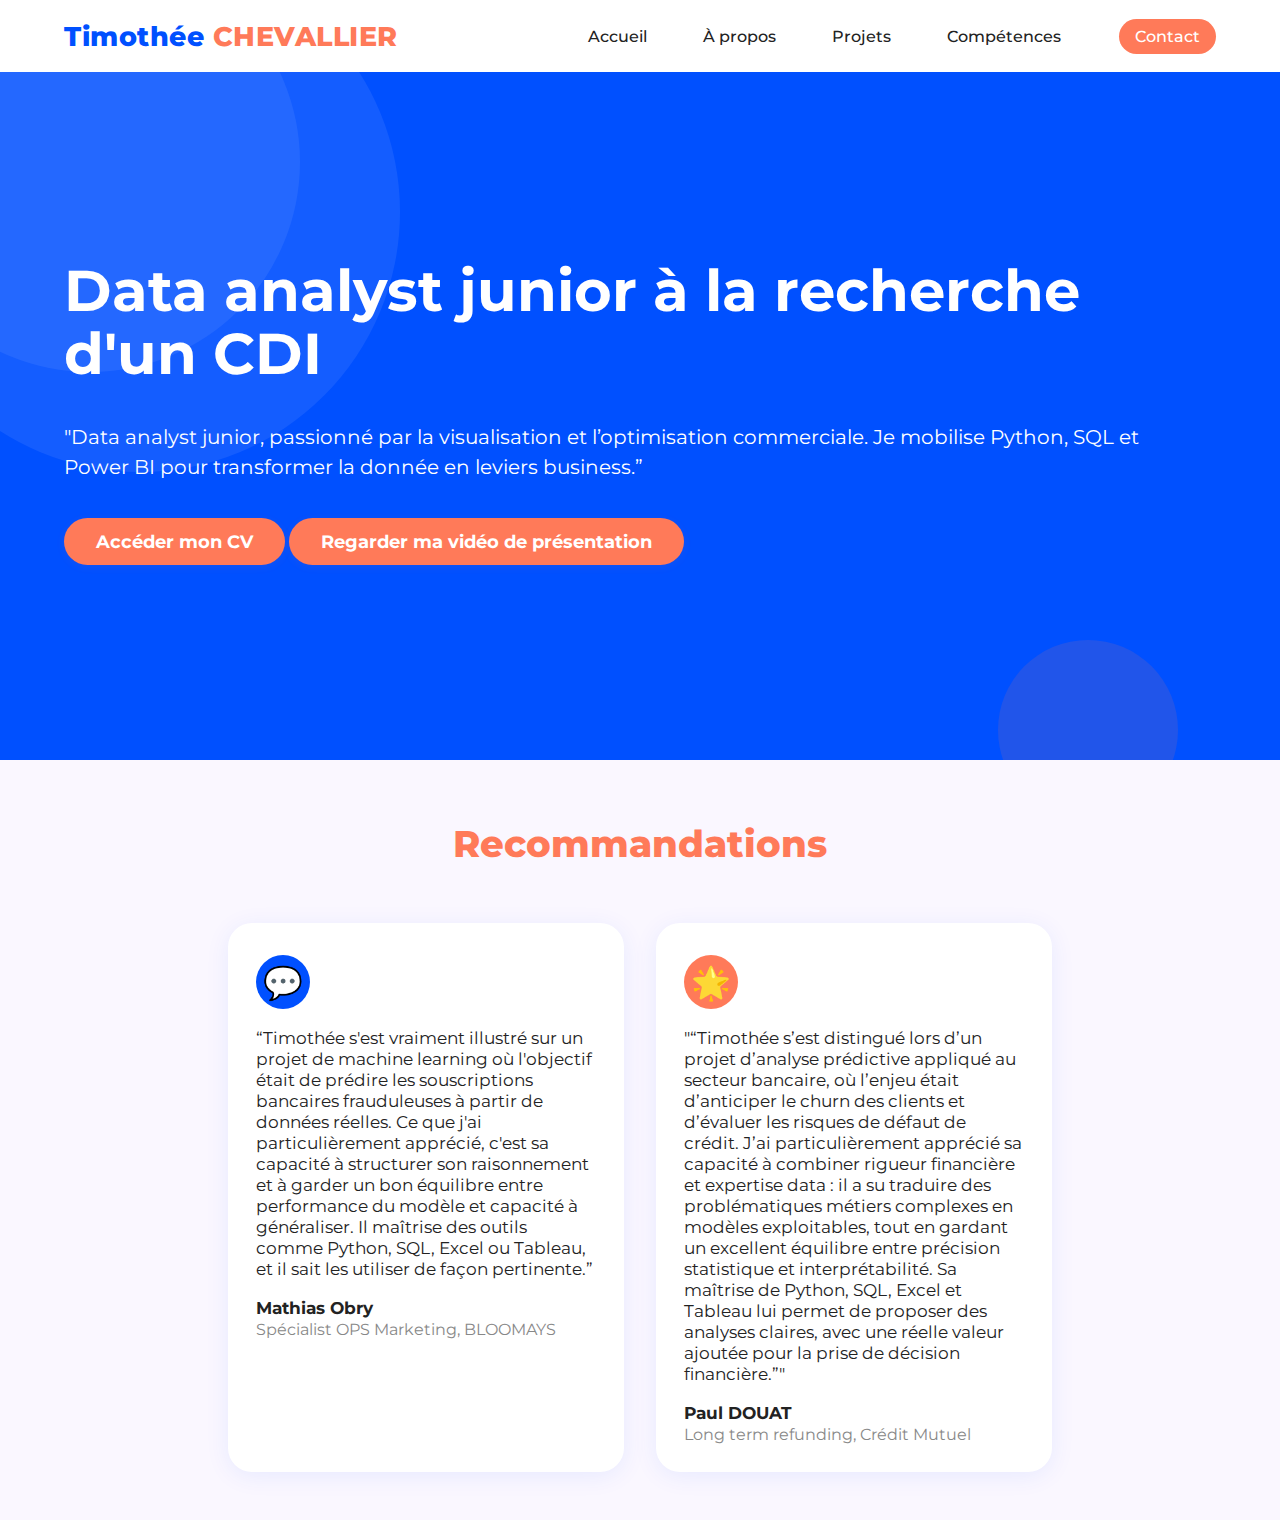
<file: index.html>
<!DOCTYPE html>
<html lang="fr">
<head>
  <meta charset="UTF-8">
  <meta name="viewport" content="width=device-width, initial-scale=1.0">
  <title>Accueil - Timothée CHEVALLIER</title>
  <link rel="stylesheet" href="CSS/style.css">
  <link rel="preconnect" href="https://fonts.googleapis.com">
  <link rel="preconnect" href="https://fonts.gstatic.com" crossorigin>
  <link href="https://fonts.googleapis.com/css2?family=Montserrat:wght@700&display=swap" rel="stylesheet">
</head>
<body>
  <header class="header-make">
    <div class="container header-content">
      <div class="logo">Timothée <span>CHEVALLIER</span></div>
      <nav class="nav">
        <a href="index.html">Accueil</a>
        <a href="about.html">À propos</a>
        <a href="projects.html">Projets</a>
        <a href="skills.html">Compétences</a>
        <a href="contact.html" class="btn-nav-make">Contact</a>
      </nav>
    </div>
  </header>
  <section class="make-hero">
    <div class="make-hero-bg">
      <svg class="make-hero-shape make-hero-shape1" width="520" height="520" viewBox="0 0 520 520" fill="none" xmlns="http://www.w3.org/2000/svg">
        <circle cx="260" cy="260" r="260" fill="#fff" fill-opacity="0.08"/>
      </svg>
      <!-- SVG shapes for background -->
      <svg class="make-hero-shape make-hero-shape1" width="420" height="420" viewBox="0 0 420 420" fill="none" xmlns="http://www.w3.org/2000/svg">
        <circle cx="210" cy="210" r="210" fill="#fff" fill-opacity="0.07"/>
      </svg>
      <svg class="make-hero-shape make-hero-shape2" width="180" height="180" viewBox="0 0 180 180" fill="none" xmlns="http://www.w3.org/2000/svg">
        <circle cx="90" cy="90" r="90" fill="#ff7a59" fill-opacity="0.13"/>
      </svg>
    </div>
    <div class="container make-hero-content">
      <div class="make-hero-left">
        <h1 class="make-hero-title" style="font-size:3.6rem;color:#fff;margin-top:-32px;margin-bottom:18px;line-height:1.08;text-align:left;">Data analyst junior à la recherche d'un CDI<br></h1>
        <p class="make-hero-desc" style="color:#fff;font-size:1.25rem;margin-bottom:28px;text-align:left;">"Data analyst junior, passionné par la visualisation et l’optimisation commerciale. Je mobilise Python, SQL et Power BI pour transformer la donnée en leviers business.”</p>
        <div class="make-hero-btns">
          <a href="CVTim%20Data%20%20copie.pdf" class="make-btn-main" download>Accéder mon CV</a>
          
          <a href="https://youtu.be/8dOImTToXTM" class="make-btn-secondary" target="_blank" rel="noopener noreferrer">Regarder ma vidéo de présentation</a>
        </div>
      </div>
      <div class="make-hero-right">
        <!-- Vidéo intégrée responsive -->
        <div style="position:relative;width:100%;max-width:480px;padding-bottom:56.25%;height:0;">
          <iframe src="https://www.youtube.com/embed/dQw4w9WgXcQ" title="Vidéo de présentation" style="position:absolute;top:0;left:0;width:100%;height:100%;border-radius:24px;border:none;" allowfullscreen></iframe>
        </div>
      </div>
    </div>
  </section>
  <!-- Témoignages -->
  <section class="reco-hubspot reco-hubspot-beige">
    <div class="container">
      <h2 class="big-hero-title">Recommandations</h2>
      <br>
      <div class="reco-row">
        <div class="reco-card">
          <div class="reco-icon">💬</div>
          <div class="reco-quote">“Timothée s'est vraiment illustré sur un projet de machine learning où l'objectif était de prédire les souscriptions bancaires frauduleuses à partir de données réelles. Ce que j'ai particulièrement apprécié, c'est sa capacité à structurer son raisonnement et à garder un bon équilibre entre performance du modèle et capacité à généraliser. Il maîtrise des outils comme Python, SQL, Excel ou Tableau, et il sait les utiliser de façon pertinente.”</div>
          <div class="reco-author">Mathias Obry </div>
          <div class="reco-role">Spécialist OPS Marketing, BLOOMAYS</div>
        </div>
        <div class="reco-card">
          <div class="reco-icon">🌟</div>
          <div class="reco-quote">"“Timothée s’est distingué lors d’un projet d’analyse prédictive appliqué au secteur bancaire, où l’enjeu était d’anticiper le churn des clients et d’évaluer les risques de défaut de crédit. J’ai particulièrement apprécié sa capacité à combiner rigueur financière et expertise data : il a su traduire des problématiques métiers complexes en modèles exploitables, tout en gardant un excellent équilibre entre précision statistique et interprétabilité. Sa maîtrise de Python, SQL, Excel et Tableau lui permet de proposer des analyses claires, avec une réelle valeur ajoutée pour la prise de décision financière.”"</div>
          <div class="reco-author">Paul DOUAT </div>
          <div class="reco-role">
            Long term refunding, Crédit Mutuel</div>
        </div>
      </div>
    </div>
  </section>
</body>
</html>
</file>
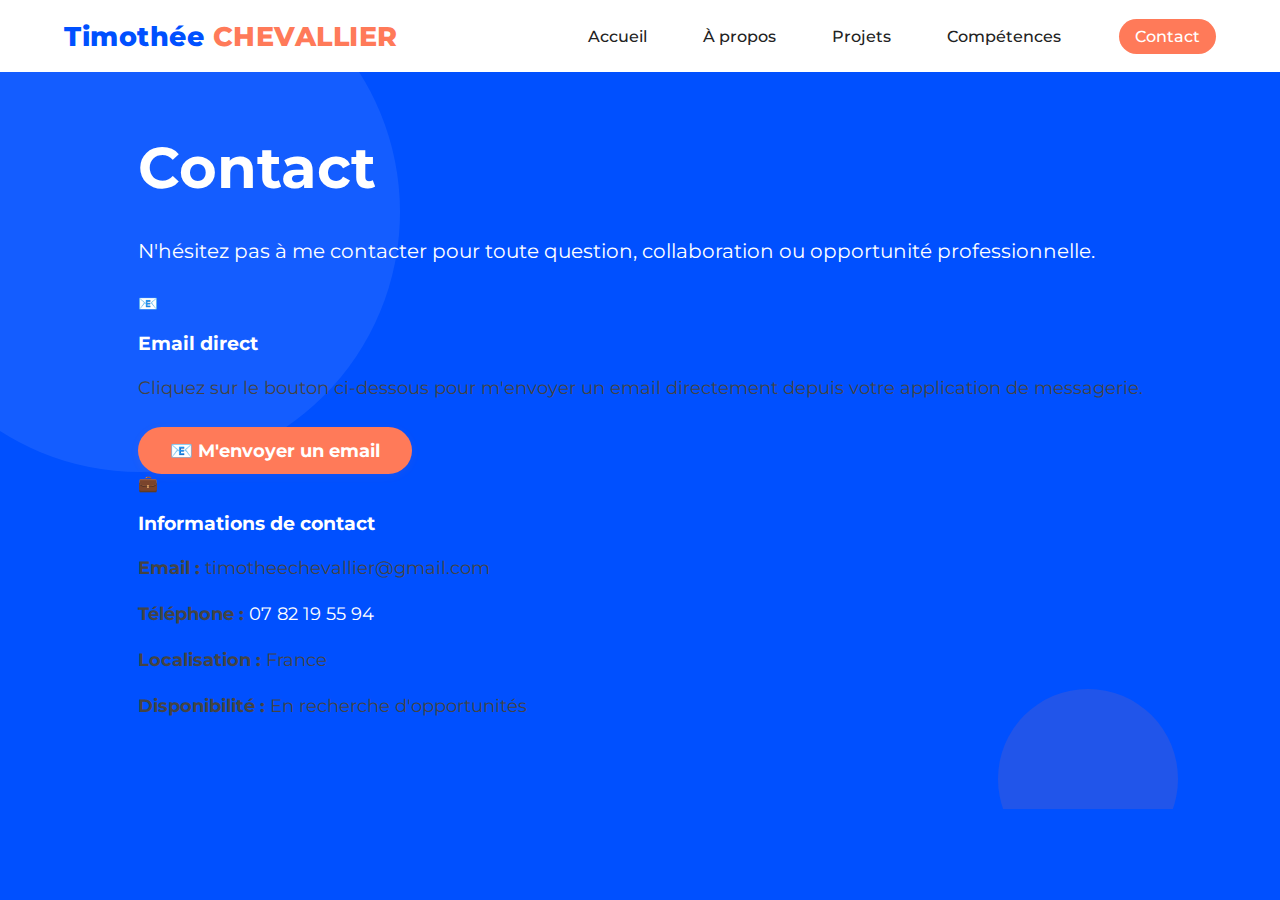
<file: contact.html>
<!DOCTYPE html>
<html lang="fr">
<head>
  <meta charset="UTF-8">
  <meta name="viewport" content="width=device-width, initial-scale=1.0">
  <title>Contact - Timothée CHEVALLIER</title>
  <link rel="stylesheet" href="CSS/style.css">
  <link rel="preconnect" href="https://fonts.googleapis.com">
  <link rel="preconnect" href="https://fonts.gstatic.com" crossorigin>
  <link href="https://fonts.googleapis.com/css2?family=Montserrat:wght@700&display=swap" rel="stylesheet">
</head>
<body>
  <header class="header-make">
    <div class="container header-content">
      <div class="logo">Timothée <span>CHEVALLIER</span></div>
      <nav class="nav">
        <a href="index.html">Accueil</a>
        <a href="about.html">À propos</a>
        <a href="projects.html">Projets</a>
        <a href="skills.html">Compétences</a>
        <a href="contact.html" class="btn-nav-make">Contact</a>
      </nav>
    </div>
  </header>
  <main>
    <section class="make-hero">
      <div class="make-hero-bg">
        <svg class="make-hero-shape make-hero-shape1" width="520" height="520" viewBox="0 0 520 520" fill="none" xmlns="http://www.w3.org/2000/svg">
          <circle cx="260" cy="260" r="260" fill="#fff" fill-opacity="0.08"/>
        </svg>
        <svg class="make-hero-shape make-hero-shape2" width="180" height="180" viewBox="0 0 180 180" fill="none" xmlns="http://www.w3.org/2000/svg">
          <circle cx="90" cy="90" r="90" fill="#ff7a59" fill-opacity="0.13"/>
        </svg>
      </div>
      <div class="container make-hero-content">
        <div class="make-hero-left">
          <h1 class="make-hero-title" style="font-size:3.6rem;color:#fff;margin-top:-32px;margin-bottom:18px;line-height:1.08;text-align:left;">Contact</h1>
          <p class="make-hero-desc" style="color:#fff;font-size:1.25rem;margin-bottom:28px;text-align:left;">N'hésitez pas à me contacter pour toute question, collaboration ou opportunité professionnelle.</p>
          
          <div class="contact-options">
            <div class="contact-card">
              <div class="contact-icon">📧</div>
              <h3>Email direct</h3>
              <p>Cliquez sur le bouton ci-dessous pour m'envoyer un email directement depuis votre application de messagerie.</p>
              <a href="mailto:timotheechevallier@gmail.com?subject=Contact%20Portfolio%20Timothée%20CHEVALLIER&body=Bonjour%20Timothée,%0D%0A%0D%0AJe%20souhaite%20vous%20contacter%20concernant%20[précisez%20votre%20demande].%0D%0A%0D%0ACordialement,%0D%0A[Votre%20nom]" class="make-btn-main">📧 M'envoyer un email</a>
            </div>
            
            <div class="contact-card">
              <div class="contact-icon">💼</div>
              <h3>Informations de contact</h3>
              <div class="contact-info">
                <p><strong>Email :</strong> timotheechevallier@gmail.com</p>
                <p><strong>Téléphone :</strong> <a href="tel:+33782195594" style="color: #fff; text-decoration: none;">07 82 19 55 94</a></p>
                <p><strong>Localisation :</strong> France</p>
                <p><strong>Disponibilité :</strong> En recherche d'opportunités</p>
              </div>
            </div>
          </div>
          

        </div>
      </div>
    </section>
  </main>
</body>
</html>
</file>
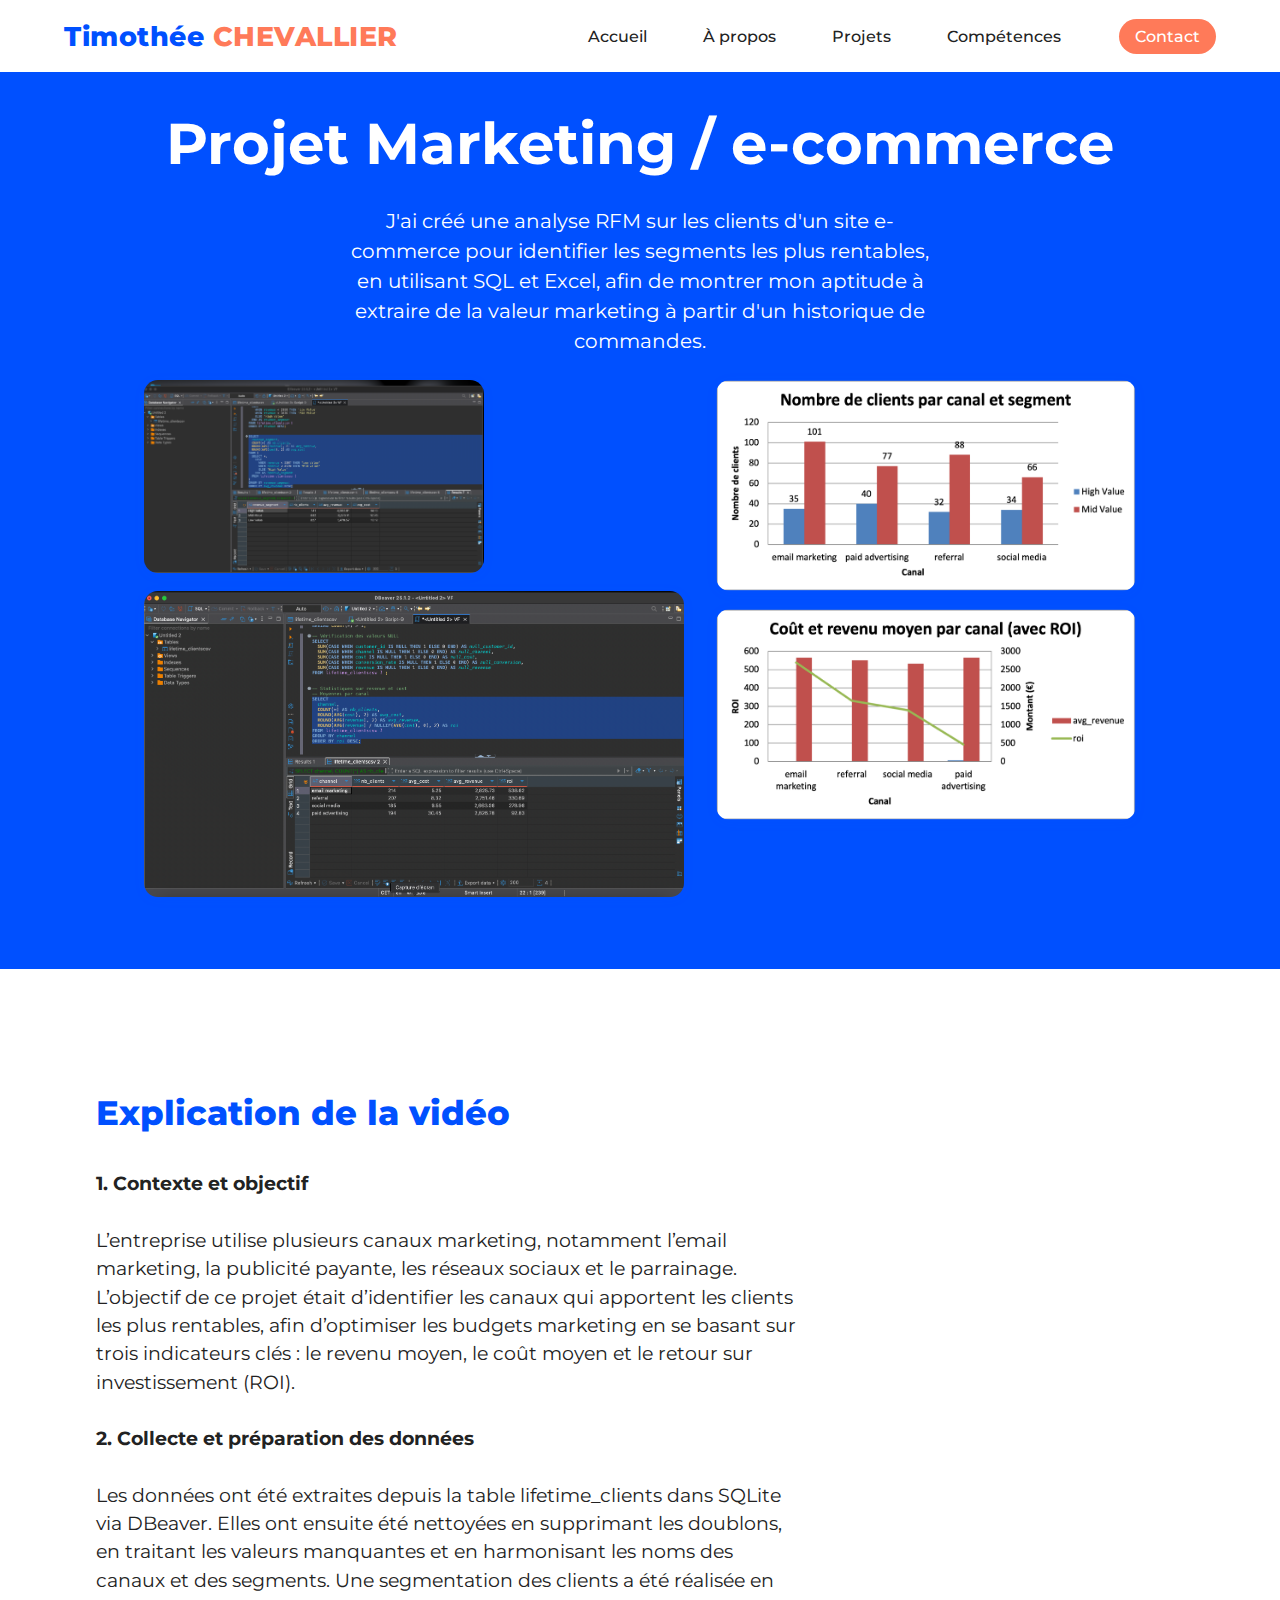
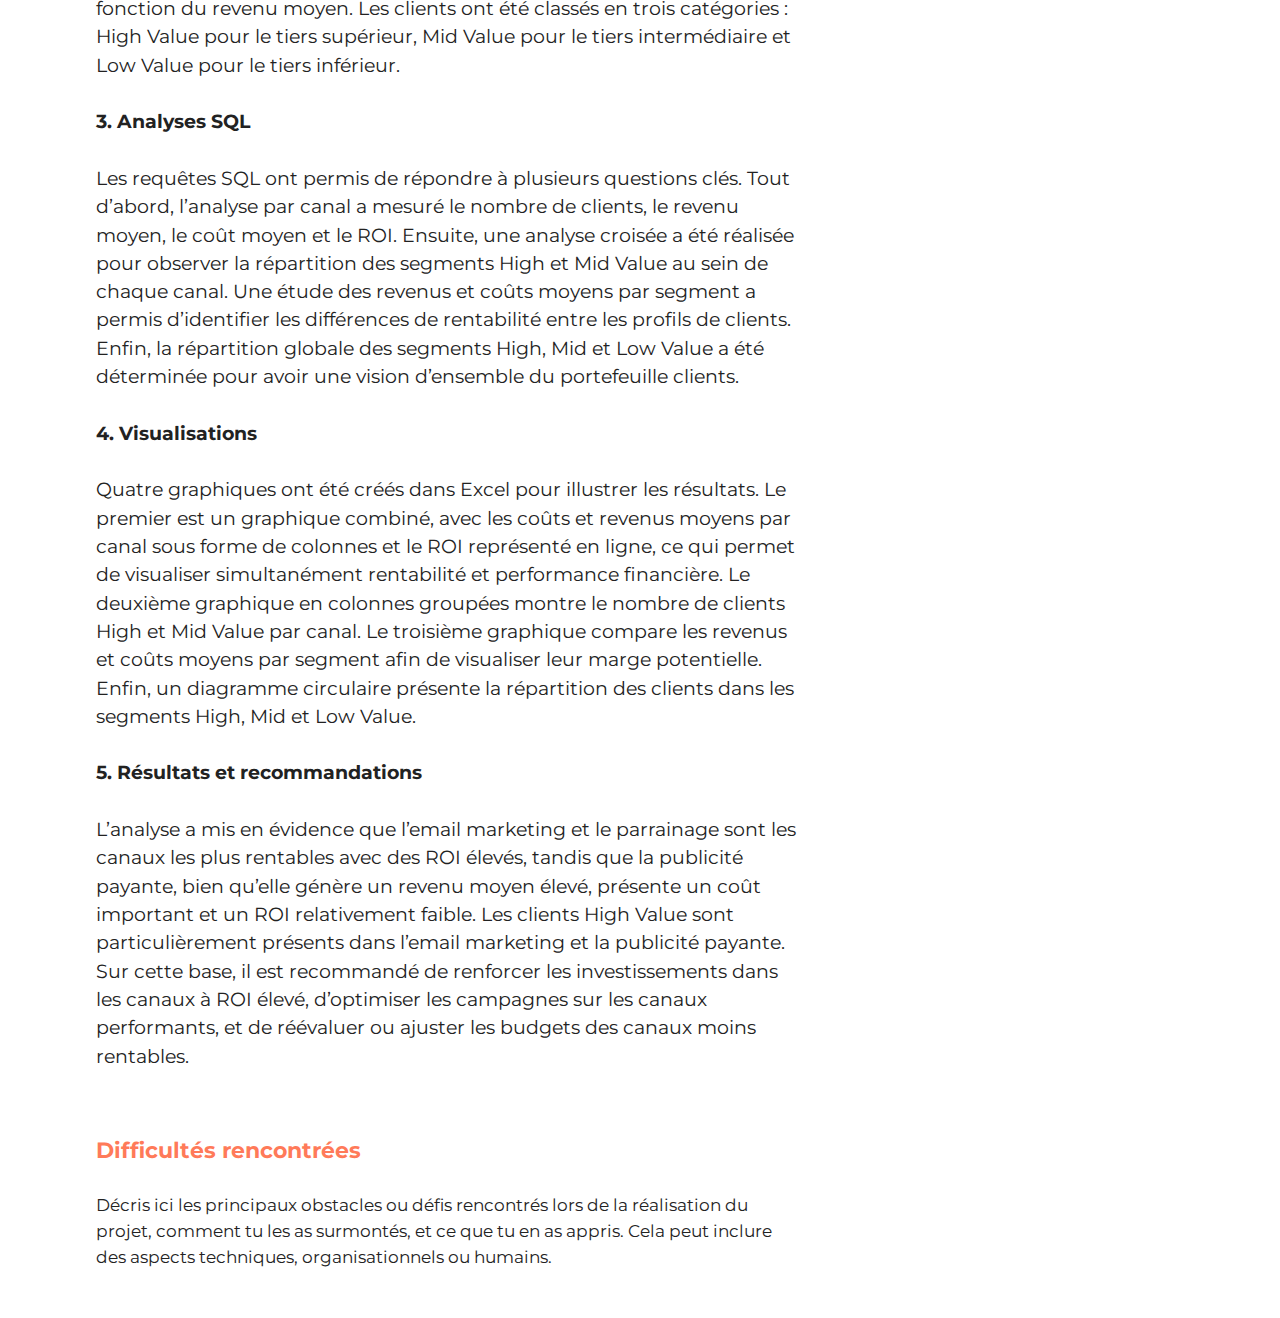
<file: project2.html>
<!DOCTYPE html>
<html lang="fr">
<head>
  <meta charset="UTF-8">
  <meta name="viewport" content="width=device-width, initial-scale=1.0">
  <title>Projet 2 - Timothée CHEVALLIER</title>
  <link rel="stylesheet" href="CSS/style.css">
  <link rel="preconnect" href="https://fonts.googleapis.com">
  <link rel="preconnect" href="https://fonts.gstatic.com" crossorigin>
  <link href="https://fonts.googleapis.com/css2?family=Montserrat:wght@700&display=swap" rel="stylesheet">
</head>
<body>
  <header class="header-make">
    <div class="container header-content">
      <div class="logo">Timothée <span>CHEVALLIER</span></div>
      <nav class="nav">
        <a href="index.html">Accueil</a>
        <a href="about.html">À propos</a>
        <a href="projects.html">Projets</a>
        <a href="skills.html">Compétences</a>
        <a href="contact.html" class="btn-nav-make">Contact</a>
      </nav>
    </div>
  </header>
  <main>
    <section class="make-hero project-hero">
      <div class="container make-hero-content">
        <div style="width:100%;display:flex;flex-direction:column;align-items:center;justify-content:flex-start;">
          <h1 class="make-hero-title" style="font-size:3.6rem;color:#fff;margin-top:-24px;margin-bottom:12px;line-height:1.08;text-align:center;font-family:'Montserrat', Arial, sans-serif;">Projet  Marketing / e-commerce</h1>
          <p class="make-hero-desc" style="color:#fff;font-size:1.25rem;margin-bottom:24px;text-align:center;font-family:'Montserrat', Arial, sans-serif;max-width:600px;">J'ai créé une analyse RFM sur les clients d'un site e-commerce pour identifier les segments les plus rentables, en utilisant SQL et Excel, afin de montrer mon aptitude à extraire de la valeur marketing à partir d'un historique de commandes.</p>
          <div style="width:100%;display:flex;flex-direction:row;align-items:flex-start;gap:32px;margin-bottom:24px;">
            <div style="display:flex;flex-direction:column;align-items:flex-start;gap:18px;">
              <img src="Analyse par segment .png" alt="Code SQL 1" style="width:340px;max-width:100%;border-radius:14px;box-shadow:0 2px 12px 0 rgba(0,80,255,0.07);object-fit:contain;" />
              <img src="Analyse par canal.png" alt="Code SQL 2" style="width:540px;max-width:100%;border-radius:14px;box-shadow:0 2px 12px 0 rgba(0,80,255,0.07);object-fit:contain;" />
            </div>
            <div style="display:flex;flex-direction:column;align-items:flex-start;gap:18px;">
              <img src="nombre de client par canal et segment.png" alt="Nombre de clients par canal et segment" style="width:420px;max-width:100%;border-radius:14px;box-shadow:0 2px 12px 0 rgba(0,80,255,0.07);object-fit:contain;" />
              <img src="ROI.png" alt="Coût et revenu moyen par canal (avec ROI)" style="width:420px;max-width:100%;border-radius:14px;box-shadow:0 2px 12px 0 rgba(0,80,255,0.07);object-fit:contain;" />
            </div>
          </div>
        </div>
      </div>
    </section>
    <section class="project-details-block" id="details">
      <div class="container project-details-content">
        <div style="display:flex;flex-direction:row;align-items:flex-start;justify-content:flex-start;padding:32px 0 0 0;gap:48px;">
          <div style="flex:1;max-width:700px;margin-left:32px;display:flex;flex-direction:column;align-items:flex-start;">
            <h2 class="project-details-title" style="color:#0050ff;font-size:2.1rem;font-weight:800;text-align:left;margin-bottom:18px;font-family:'Montserrat', Arial, sans-serif;">Explication de la vidéo</h2>
            <p style="font-size:1.18rem;color:#222;text-align:left;max-width:700px;margin-bottom:28px;font-family:'Montserrat', Arial, sans-serif;">
              <b>1. Contexte et objectif</b><br>
              <br>L’entreprise utilise plusieurs canaux marketing, notamment l’email marketing, la publicité payante, les réseaux sociaux et le parrainage. L’objectif de ce projet était d’identifier les canaux qui apportent les clients les plus rentables, afin d’optimiser les budgets marketing en se basant sur trois indicateurs clés : le revenu moyen, le coût moyen et le retour sur investissement (ROI).<br><br>
              <b>2. Collecte et préparation des données</b><br>
              <br>Les données ont été extraites depuis la table lifetime_clients dans SQLite via DBeaver. Elles ont ensuite été nettoyées en supprimant les doublons, en traitant les valeurs manquantes et en harmonisant les noms des canaux et des segments. Une segmentation des clients a été réalisée en fonction du revenu moyen. Les clients ont été classés en trois catégories : High Value pour le tiers supérieur, Mid Value pour le tiers intermédiaire et Low Value pour le tiers inférieur.<br><br>
              <b>3. Analyses SQL</b><br>
              <br>Les requêtes SQL ont permis de répondre à plusieurs questions clés. Tout d’abord, l’analyse par canal a mesuré le nombre de clients, le revenu moyen, le coût moyen et le ROI. Ensuite, une analyse croisée a été réalisée pour observer la répartition des segments High et Mid Value au sein de chaque canal. Une étude des revenus et coûts moyens par segment a permis d’identifier les différences de rentabilité entre les profils de clients. Enfin, la répartition globale des segments High, Mid et Low Value a été déterminée pour avoir une vision d’ensemble du portefeuille clients.<br><br>
              <b>4. Visualisations</b><br>
              <br>Quatre graphiques ont été créés dans Excel pour illustrer les résultats. Le premier est un graphique combiné, avec les coûts et revenus moyens par canal sous forme de colonnes et le ROI représenté en ligne, ce qui permet de visualiser simultanément rentabilité et performance financière. Le deuxième graphique en colonnes groupées montre le nombre de clients High et Mid Value par canal. Le troisième graphique compare les revenus et coûts moyens par segment afin de visualiser leur marge potentielle. Enfin, un diagramme circulaire présente la répartition des clients dans les segments High, Mid et Low Value.<br><br>
              <b>5. Résultats et recommandations</b><br>
              <br>L’analyse a mis en évidence que l’email marketing et le parrainage sont les canaux les plus rentables avec des ROI élevés, tandis que la publicité payante, bien qu’elle génère un revenu moyen élevé, présente un coût important et un ROI relativement faible. Les clients High Value sont particulièrement présents dans l’email marketing et la publicité payante. Sur cette base, il est recommandé de renforcer les investissements dans les canaux à ROI élevé, d’optimiser les campagnes sur les canaux performants, et de réévaluer ou ajuster les budgets des canaux moins rentables.
            </p>
            <h3 style="color:#ff7a59;font-size:1.35rem;font-weight:700;margin-top:38px;margin-bottom:12px;font-family:'Montserrat', Arial, sans-serif;">Difficultés rencontrées</h3>
            <p style="font-size:1.08rem;color:#222;text-align:left;max-width:700px;margin-bottom:0;font-family:'Montserrat', Arial, sans-serif;">Décris ici les principaux obstacles ou défis rencontrés lors de la réalisation du projet, comment tu les as surmontés, et ce que tu en as appris. Cela peut inclure des aspects techniques, organisationnels ou humains.</p>
          </div>
        </div>
      </div>
    </section>
  </main>
</body>
</html>
</file>
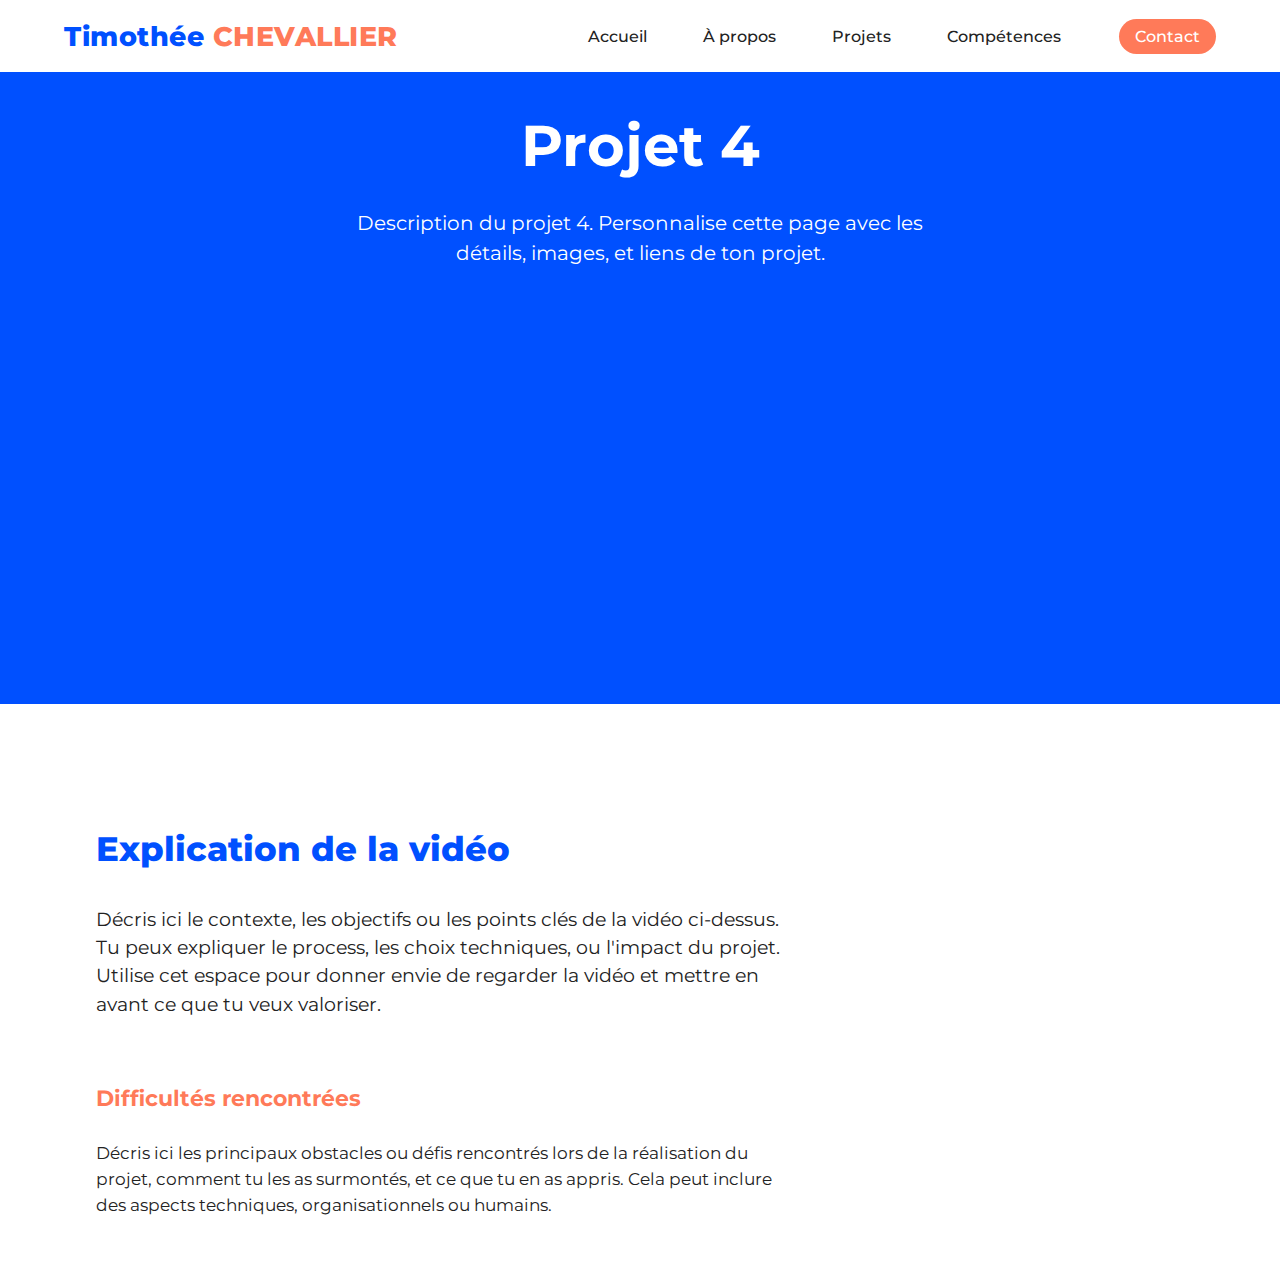
<file: project4.html>
<!DOCTYPE html>
<html lang="fr">
<head>
  <meta charset="UTF-8">
  <meta name="viewport" content="width=device-width, initial-scale=1.0">
  <title>Projet 4 - Timothée CHEVALLIER</title>
  <link rel="stylesheet" href="CSS/style.css">
  <link rel="preconnect" href="https://fonts.googleapis.com">
  <link rel="preconnect" href="https://fonts.gstatic.com" crossorigin>
  <link href="https://fonts.googleapis.com/css2?family=Montserrat:wght@700&display=swap" rel="stylesheet">
</head>
<body>
  <header class="header-make">
    <div class="container header-content">
      <div class="logo">Timothée <span>CHEVALLIER</span></div>
      <nav class="nav">
        <a href="index.html">Accueil</a>
        <a href="about.html">À propos</a>
        <a href="projects.html">Projets</a>
        <a href="skills.html">Compétences</a>
        <a href="contact.html" class="btn-nav-make">Contact</a>
      </nav>
    </div>
  </header>
  <main>
    <section class="make-hero project-hero">
      <div class="container make-hero-content">
        <div style="width:100%;display:flex;flex-direction:column;align-items:center;justify-content:flex-start;">
          <h1 class="make-hero-title" style="font-size:3.6rem;color:#fff;margin-top:-24px;margin-bottom:12px;line-height:1.08;text-align:center;font-family:'Montserrat', Arial, sans-serif;">Projet 4</h1>
          <p class="make-hero-desc" style="color:#fff;font-size:1.25rem;margin-bottom:24px;text-align:center;font-family:'Montserrat', Arial, sans-serif;max-width:600px;">Description du projet 4. Personnalise cette page avec les détails, images, et liens de ton projet.</p>
          <div style="width:100%;max-width:600px;display:flex;justify-content:center;margin-bottom:24px;">
            <div style="position:relative;width:100%;padding-bottom:56.25%;height:0;">
              <iframe src="https://www.youtube.com/embed/d3y03Ba3ks0" style="position:absolute;top:0;left:0;width:100%;height:100%;border-radius:18px;border:none;" allowfullscreen></iframe>
            </div>
          </div>
        </div>
      </div>
    </section>
    <section class="project-details-block" id="details">
      <div class="container project-details-content">
        <div style="display:flex;flex-direction:row;align-items:flex-start;justify-content:flex-start;padding:32px 0 0 0;gap:48px;">
          <div style="flex:1;max-width:700px;margin-left:32px;display:flex;flex-direction:column;align-items:flex-start;">
            <h2 class="project-details-title" style="color:#0050ff;font-size:2.1rem;font-weight:800;text-align:left;margin-bottom:18px;font-family:'Montserrat', Arial, sans-serif;">Explication de la vidéo</h2>
            <p style="font-size:1.18rem;color:#222;text-align:left;max-width:700px;margin-bottom:28px;font-family:'Montserrat', Arial, sans-serif;">Décris ici le contexte, les objectifs ou les points clés de la vidéo ci-dessus. Tu peux expliquer le process, les choix techniques, ou l'impact du projet. Utilise cet espace pour donner envie de regarder la vidéo et mettre en avant ce que tu veux valoriser.</p>
            <h3 style="color:#ff7a59;font-size:1.35rem;font-weight:700;margin-top:38px;margin-bottom:12px;font-family:'Montserrat', Arial, sans-serif;">Difficultés rencontrées</h3>
            <p style="font-size:1.08rem;color:#222;text-align:left;max-width:700px;margin-bottom:0;font-family:'Montserrat', Arial, sans-serif;">Décris ici les principaux obstacles ou défis rencontrés lors de la réalisation du projet, comment tu les as surmontés, et ce que tu en as appris. Cela peut inclure des aspects techniques, organisationnels ou humains.</p>
          </div>
        </div>
      </div>
    </section>
  </main>
</body>
</html>
</file>
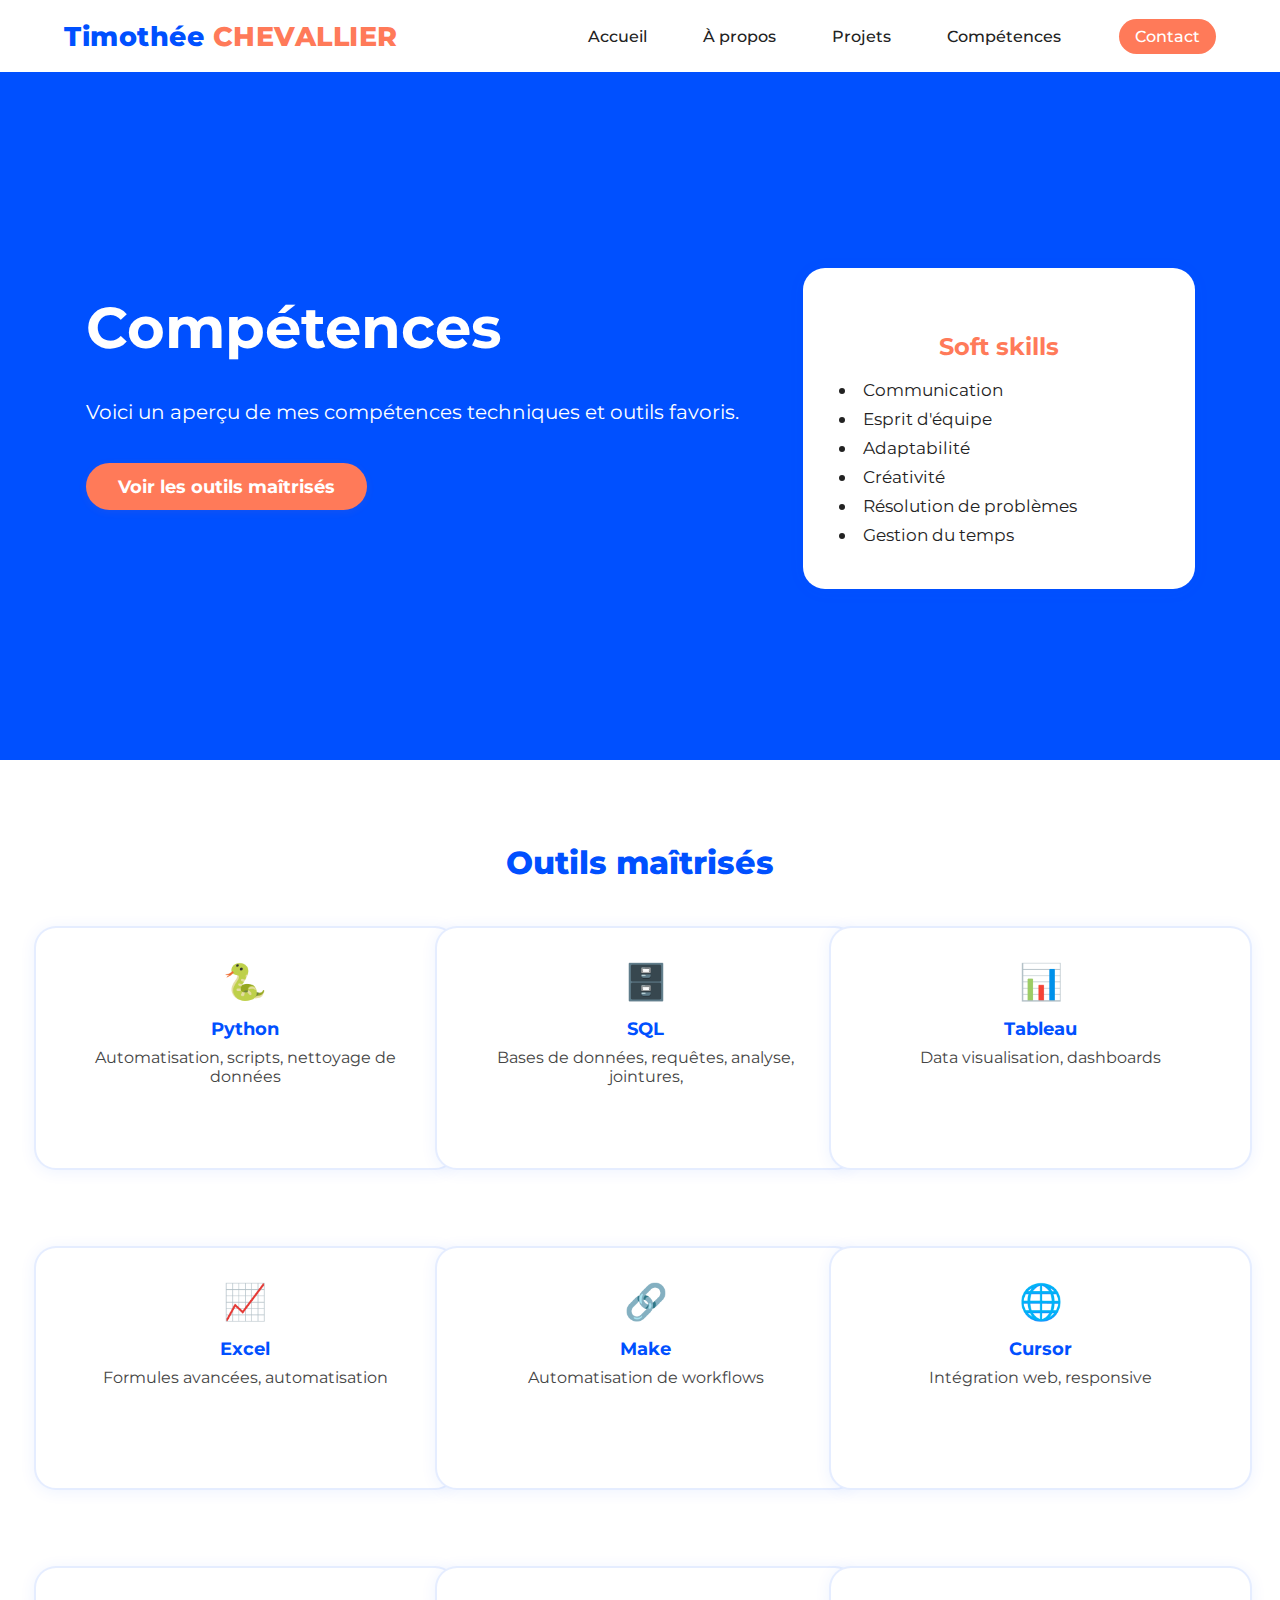
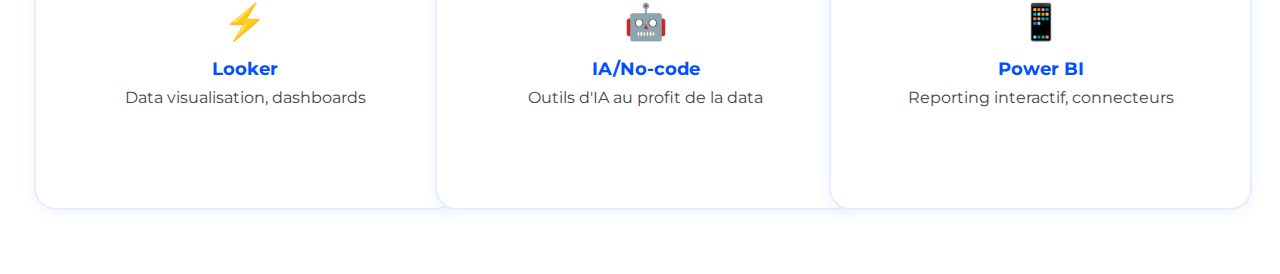
<file: skills.html>
<!DOCTYPE html>
<html lang="fr">
<head>
  <meta charset="UTF-8">
  <meta name="viewport" content="width=device-width, initial-scale=1.0">
  <title>Compétences - Timothée CHEVALLIER</title>
  <link rel="stylesheet" href="CSS/style.css">
  <link rel="preconnect" href="https://fonts.googleapis.com">
  <link rel="preconnect" href="https://fonts.gstatic.com" crossorigin>
  <link href="https://fonts.googleapis.com/css2?family=Montserrat:wght@700&display=swap" rel="stylesheet">
</head>
<body>
  <header class="header-make">
    <div class="container header-content">
      <div class="logo">Timothée <span>CHEVALLIER</span></div>
      <nav class="nav">
        <a href="index.html">Accueil</a>
        <a href="about.html">À propos</a>
        <a href="projects.html">Projets</a>
        <a href="skills.html">Compétences</a>
        <a href="contact.html" class="btn-nav-make">Contact</a>
      </nav>
    </div>
  </header>
  <main>
    <section class="make-hero">
      <div class="container make-hero-content">
        <div class="make-hero-left">
          <h1 class="make-hero-title" style="font-size:3.6rem;color:#fff;margin-top:-32px;margin-bottom:18px;line-height:1.08;text-align:left;">Compétences</h1>
          <p class="make-hero-desc" style="color:#fff;font-size:1.25rem;margin-bottom:28px;text-align:left;">Voici un aperçu de mes compétences techniques et outils favoris.</p>
          <a href="#outils" class="make-btn-main" style="margin-bottom:18px;display:inline-block;">Voir les outils maîtrisés</a>
        </div>
        <div class="make-hero-right">
          <div class="softskills-card">
            <h3 class="softskills-title" style="text-align:center;width:100%;font-size:1.5rem;margin-bottom:18px;">Soft skills</h3>
            <ul class="softskills-list">
              <li>Communication</li>
              <li>Esprit d'équipe</li>
              <li>Adaptabilité</li>
              <li>Créativité</li>
              <li>Résolution de problèmes</li>
              <li>Gestion du temps</li>
            </ul>
          </div>
        </div>
      </div>
    </section>
    <section class="skills-block" id="outils">
      <div class="container skills-content">
        <h2 class="skills-title">Outils maîtrisés</h2>
        <div class="skills-cards-grid">
          <div class="skill-card">
            <div class="skill-icon">🐍</div>
            <div class="skill-title">Python</div>
            <div class="skill-desc">Automatisation, scripts, nettoyage de données</div>
          </div>
          <div class="skill-card">
            <div class="skill-icon">🗄️</div>
            <div class="skill-title">SQL</div>
            <div class="skill-desc">Bases de données, requêtes, analyse, jointures,</div>
          </div>
          <div class="skill-card">
            <div class="skill-icon">📊</div>
            <div class="skill-title">Tableau</div>
            <div class="skill-desc">Data visualisation, dashboards</div>
          </div>
          <div class="skill-card">
            <div class="skill-icon">📈</div>
            <div class="skill-title">Excel</div>
            <div class="skill-desc">Formules avancées, automatisation</div>
          </div>
          <div class="skill-card">
            <div class="skill-icon">🔗</div>
            <div class="skill-title">Make</div>
            <div class="skill-desc">Automatisation de workflows</div>
          </div>
          <div class="skill-card">
            <div class="skill-icon">🌐</div>
            <div class="skill-title">Cursor</div>
            <div class="skill-desc">Intégration web, responsive</div>
          </div>
          <div class="skill-card">
            <div class="skill-icon">⚡</div>
            <div class="skill-title">Looker</div>
            <div class="skill-desc">Data visualisation, dashboards</div>
          </div>
          <div class="skill-card">
            <div class="skill-icon">🤖</div>
            <div class="skill-title">IA/No-code</div>
            <div class="skill-desc">Outils d'IA au profit de la data</div>
          </div>
          <div class="skill-card">
            <div class="skill-icon">📱</div>
            <div class="skill-title">Power BI</div>
            <div class="skill-desc">Reporting interactif, connecteurs</div>
          </div>
        </div>
      </div>
    </section>
  </main>
</body>
</html>
</file>
<file: CSS/style.css>
@import url('https://fonts.googleapis.com/css2?family=Montserrat:wght@700&display=swap');
body {
  margin: 0;
  font-family: 'Montserrat', Arial, sans-serif;
  background: #0050ff;
  color: #fff;
  min-height: 100vh;
  display: flex;
  flex-direction: column;
}
html, body {
  height: 100%;
}
main {
  flex: 1 0 auto;
}
.container {
  max-width: 1200px;
  margin: 0 auto;
  padding: 0 64px;
}
.header {
  background: #0050ff;
  border-bottom: none;
  box-shadow: 0 6px 24px 0 rgba(0,0,0,0.22);
  position: sticky;
  top: 0;
  z-index: 100;
}
.header-content {
  display: flex;
  align-items: center;
  justify-content: space-between;
  height: 72px;
  background: transparent;
}
.logo {
  font-weight: 700;
  font-size: 1.5rem;
  color: #fff;
}
.logo span {
  color: #fff;
}
.nav {
  display: flex;
  gap: 24px;
}
.nav a {
  text-decoration: none;
  color: #222;
  font-weight: 500;
  padding: 8px 16px;
  border-radius: 24px;
  transition: background 0.2s, color 0.2s;
}
.nav a:hover, .nav .btn-nav {
  background: #ff7a59;
  color: #fff;
}
.btn-nav {
  background: #1a91da;
  color: #fff !important;
  font-weight: 700;
}
.hero {
  background: transparent;
  padding: 64px 0 48px 0;
}
.hero-content {
  display: flex;
  align-items: center;
  justify-content: space-between;
  gap: 48px;
}
.hero-text h1 {
  font-size: 2.5rem;
  font-weight: 700;
  margin-bottom: 16px;
  color: #222;
}
.hero-text p {
  font-size: 1.25rem;
  margin-bottom: 32px;
  color: #555;
}
.btn-main {
  display: inline-block;
  background: #ff7a59;
  color: #fff;
  font-weight: 700;
  padding: 14px 32px;
  border-radius: 32px;
  text-decoration: none;
  font-size: 1.1rem;
  transition: background 0.2s;
}
.btn-main:hover {
  background: #1a91da;
}
.hero-img .img-placeholder {
  width: 320px;
  height: 220px;
  background: #e5e7eb;
  border-radius: 24px;
  display: flex;
  align-items: center;
  justify-content: center;
  color: #aaa;
  font-size: 1.2rem;
  display: none;
}
.footer {
  background: #0050ff;
  color: #fff;
  border-top: 1px solid #0033cc;
  padding: 32px 0 16px 0;
  margin-top: 48px;
  flex-shrink: 0;
}
.footer-content {
  display: flex;
  flex-direction: column;
  align-items: center;
  gap: 16px;
}
.footer-links {
  display: flex;
  gap: 24px;
}
.footer-links a {
  color: #fff;
  text-decoration: none;
  margin-right: 24px;
  font-weight: 500;
  transition: color 0.2s;
}
.footer-links a:hover {
  color: #ff7a59;
}
.footer-socials {
  display: flex;
  gap: 16px;
}
.footer-socials .icon {
  color: #fff;
  background: #e5f3fa;
  border-radius: 50%;
  width: 32px;
  height: 32px;
  display: flex;
  align-items: center;
  justify-content: center;
  font-weight: 700;
  font-size: 1.1rem;
}
.footer-copy {
  color: #fff;
  font-size: 0.95rem;
}
@media (max-width: 900px) {
  .hero-content {
    flex-direction: column;
    gap: 32px;
    text-align: center;
  }
  .hero-img .img-placeholder {
    width: 100%;
    max-width: 320px;
    margin: 0 auto;
  }
  .container {
    padding: 0 24px;
  }
}
@media (max-width: 600px) {
  .header-content {
    flex-direction: column;
    height: auto;
    gap: 12px;
    padding: 12px 0;
  }
  .nav {
    gap: 12px;
  }
  .hero {
    padding: 32px 0 24px 0;
  }
  .footer-content {
    gap: 8px;
  }
  .container {
    padding: 0 8px;
  }
}
/* Contact Form Styles */
.contact-form {
  background: #fff;
  border-radius: 20px;
  box-shadow: 0 2px 16px 0 rgba(26,145,218,0.07);
  padding: 32px 24px;
  max-width: 480px;
  margin-top: 32px;
  display: flex;
  flex-direction: column;
  gap: 18px;
}
.form-row {
  display: flex;
  gap: 16px;
}
.form-group {
  display: flex;
  flex-direction: column;
  flex: 1;
}
.contact-form label {
  font-weight: 500;
  margin-bottom: 6px;
  color: #1a91da;
}
.contact-form input,
.contact-form textarea {
  border: 1px solid #e5e7eb;
  border-radius: 8px;
  padding: 10px 14px;
  font-size: 1rem;
  font-family: inherit;
  background: #f8fafc;
  transition: border 0.2s;
  margin-bottom: 2px;
}
.contact-form input:focus,
.contact-form textarea:focus {
  border: 1.5px solid #1a91da;
  outline: none;
}
.contact-form textarea {
  resize: vertical;
  min-height: 100px;
}
.contact-form .btn-main {
  align-self: flex-end;
  margin-top: 8px;
}
@media (max-width: 600px) {
  .contact-form {
    padding: 18px 8px;
  }
  .form-row {
    flex-direction: column;
    gap: 0;
  }
}
.big-hero {
  background: transparent;
  padding: 64px 0 32px 0;
}
.big-hero-content {
  display: flex;
  align-items: center;
  justify-content: space-between;
  gap: 48px;
}
.big-hero-left {
  flex: 1.2;
  display: flex;
  flex-direction: column;
  gap: 24px;
}
.big-hero-title {
  margin-top: 0 !important;
  margin-bottom: 4px;
  font-family: 'Montserrat', Arial, sans-serif;
  font-size: 3.2rem;
  font-weight: 700;
  color: #1a91da;
  line-height: 1.1;
}
.big-hero-desc, p {
  font-family: 'Montserrat', Arial, sans-serif;
  font-size: 1.25rem;
  color: #444;
  margin-bottom: 18px;
  line-height: 1.5;
  font-weight: 400;
}
.big-hero-btns {
  display: flex;
  gap: 20px;
  margin-bottom: 8px;
}
.btn-main {
  background: #ff7a59;
  color: #fff;
  border: none;
  font-weight: 700;
  padding: 16px 32px;
  border-radius: 32px;
  font-size: 1.1rem;
  text-decoration: none;
  transition: background 0.2s;
  box-shadow: 0 2px 8px 0 rgba(255,122,89,0.08);
}
.btn-main:hover {
  background: #1a91da;
}
.btn-outline {
  background: #fff;
  color: #ff7a59;
  border: 2px solid #ff7a59;
  font-weight: 700;
  padding: 16px 32px;
  border-radius: 32px;
  font-size: 1.1rem;
  text-decoration: none;
  transition: background 0.2s, color 0.2s;
}
.btn-outline:hover {
  background: #ff7a59;
  color: #fff;
}
.big-hero-note {
  font-family: 'Montserrat', Arial, sans-serif;
  font-size: 1rem;
  color: #888;
  margin-top: 8px;
  font-weight: 400;
}
.big-hero-right {
  flex: 1;
  display: flex;
  align-items: center;
  justify-content: center;
}
.big-hero-illustration {
  width: 340px;
  height: 260px;
  background: #fff;
  border-radius: 24px;
  box-shadow: 0 2px 16px 0 rgba(26,145,218,0.07);
  display: flex;
  align-items: center;
  justify-content: center;
  color: #bbb;
  font-size: 1.1rem;
}
@media (max-width: 900px) {
  .big-hero-content {
    flex-direction: column;
    gap: 32px;
    text-align: center;
  }
  .big-hero-illustration {
    width: 100%;
    max-width: 340px;
    margin: 0 auto;
  }
  .big-hero-title {
    font-size: 2.2rem;
  }
  .big-hero-desc, p {
    font-size: 1.05rem;
  }
}
@media (max-width: 600px) {
  .big-hero {
    padding: 32px 0 16px 0;
  }
  .big-hero-title {
    font-size: 2rem;
  }
  .big-hero-btns {
    flex-direction: column;
    gap: 12px;
  }
}
.vertical-btns {
  flex-direction: column;
  align-items: flex-start;
  gap: 18px;
  margin-top: 32px;
}
.vertical-btns .btn-main {
  width: 220px;
  text-align: center;
}
@media (max-width: 600px) {
  .vertical-btns .btn-main {
    width: 100%;
    min-width: 0;
  }
}
.project-btns-card {
  background: #fff;
  border-radius: 24px;
  box-shadow: 0 2px 16px 0 rgba(26,145,218,0.07);
  padding: 40px 32px;
  display: flex;
  flex-direction: column;
  align-items: center;
  gap: 28px;
  min-width: 260px;
  min-height: 380px;
  justify-content: center;
}
.project-btn {
  width: 200px;
  font-size: 1.15rem;
  padding: 16px 0;
  border-radius: 32px;
  margin: 0;
  box-shadow: 0 1px 4px 0 rgba(26,145,218,0.04);
  transition: background 0.2s, color 0.2s, transform 0.15s;
  text-align: center;
  display: flex;
  align-items: center;
  justify-content: center;
}
.project-btn:hover {
  background: #1a91da;
  color: #fff;
  transform: translateY(-2px) scale(1.04);
}
@media (max-width: 900px) {
  .project-btns-card {
    min-width: 100%;
    padding: 24px 8px;
  }
  .project-btn {
    width: 100%;
    min-width: 0;
  }
}
.about-sections {
  display: flex;
  flex-direction: column;
  gap: 0;
}
.about-row {
  display: flex;
  align-items: stretch;
  justify-content: space-between;
  padding: 48px 0;
}
.about-bg-white {
  background: #fff;
}
.about-bg-beige {
  background: #fdf1ea;
}
.about-col {
  flex: 1;
  display: flex;
  flex-direction: column;
  justify-content: center;
  padding: 0;
}
.about-text {
  align-items: flex-start;
}
.about-img {
  align-items: center;
  justify-content: center;
  display: flex;
}
.about-img-placeholder {
  width: 220px;
  height: 180px;
  background: #f8fafc;
  border-radius: 20px;
  display: flex;
  align-items: center;
  justify-content: center;
  color: #bbb;
  font-size: 1.1rem;
  box-shadow: 0 2px 8px 0 rgba(26,145,218,0.07);
  height: 100%;
  min-height: 180px;
}
@media (max-width: 900px) {
  .about-row {
    flex-direction: column;
    padding: 32px 0;
  }
  .about-col {
    padding: 0 8px;
  }
  .about-img {
    margin-top: 24px;
    justify-content: center;
  }
}
.section-title {
  font-family: 'Montserrat', Arial, sans-serif;
  font-size: 2rem;
  font-weight: 700;
  color: #1a91da;
  margin-bottom: 10px;
  margin-top: 0;
}
.big-hero-desc, .softskills-list, .passions-list, p {
  font-size: 1.15rem;
  font-weight: 400;
}
.about-img-placeholder {
  font-size: 1rem;
}
@media (max-width: 900px) {
  .section-title {
    font-size: 1.3rem;
  }
  .big-hero-desc, .softskills-list, .passions-list, p {
    font-size: 1rem;
  }
}
.about-row .container {
  display: flex;
  align-items: stretch;
  padding-top: 48px;
  padding-bottom: 48px;
  min-height: 220px;
}
.about-col.about-text, .about-col.about-img {
  justify-content: center;
  align-items: flex-start;
  height: 100%;
  min-height: 220px;
}
.section-title {
  margin-top: 0;
  margin-bottom: 10px;
}
.softskills-list, .passions-list {
  margin-top: 0;
  margin-bottom: 0;
}
.about-col.about-img {
  display: flex;
  justify-content: flex-end;
  align-items: flex-end;
  height: 100%;
  min-height: 220px;
}
.cards-hubspot {
  background: transparent;
  padding: 56px 0 32px 0;
}
.cards-hubspot-row {
  display: flex;
  gap: 32px;
  justify-content: center;
}
.card-hubspot {
  background: #fff;
  border-radius: 18px;
  box-shadow: 0 2px 16px 0 rgba(26,145,218,0.07);
  padding: 32px 28px 28px 28px;
  display: flex;
  flex-direction: column;
  align-items: center;
  width: 320px;
  min-height: 420px;
  transition: box-shadow 0.2s, transform 0.2s;
}
.card-hubspot:hover {
  box-shadow: 0 6px 32px 0 rgba(26,145,218,0.13);
  transform: translateY(-4px) scale(1.03);
}
.card-icon {
  font-size: 2.5rem;
  margin-bottom: 18px;
}
.card-title {
  font-size: 1.35rem;
  font-weight: 700;
  color: #1a91da;
  margin-bottom: 10px;
  text-align: center;
}
.card-desc {
  font-size: 1.05rem;
  color: #444;
  text-align: center;
  margin-bottom: 18px;
}
.card-sep {
  width: 100%;
  border: none;
  border-top: 1.5px solid #f0f0f0;
  margin: 18px 0 14px 0;
}
.card-features {
  width: 100%;
  margin-bottom: 18px;
  color: #222;
  font-size: 1rem;
  display: flex;
  flex-direction: column;
  gap: 6px;
}
.card-btn {
  width: 100%;
  text-align: center;
  margin-top: auto;
  font-size: 1.08rem;
  padding: 14px 0;
}
@media (max-width: 1000px) {
  .cards-hubspot-row {
    flex-direction: column;
    gap: 24px;
    align-items: center;
  }
  .card-hubspot {
    width: 100%;
    max-width: 400px;
  }
}
.reco-hubspot, .reco-hubspot-beige {
  background: #faf7ff;
  padding: 64px 0 48px 0;
}
.reco-row {
  display: flex;
  gap: 32px;
  justify-content: center;
  flex-wrap: wrap;
}
.reco-card {
  background: #fff;
  border-radius: 24px;
  box-shadow: 0 4px 24px 0 rgba(0,80,255,0.08);
  padding: 32px 28px 28px 28px;
  display: flex;
  flex-direction: column;
  align-items: flex-start;
  width: 340px;
  min-height: 220px;
  transition: box-shadow 0.2s, transform 0.2s;
  border: none;
}
.reco-card:hover {
  box-shadow: 0 8px 32px 0 rgba(0,80,255,0.13);
  transform: translateY(-4px) scale(1.03);
}
.reco-icon {
  width: 54px;
  height: 54px;
  border-radius: 50%;
  background: #0050ff;
  color: #fff;
  display: flex;
  align-items: center;
  justify-content: center;
  font-size: 2rem;
  margin-bottom: 18px;
}
.reco-card:nth-child(2) .reco-icon {
  background: #ff7a59;
}
.reco-card:nth-child(3) .reco-icon {
  background: #00c2b2;
}
.reco-quote {
  color: #222;
  font-size: 1.08rem;
  font-weight: 400;
  margin-bottom: 18px;
  font-style: normal;
  text-align: left;
}
.reco-author {
  font-weight: 700;
  color: #222;
  margin-bottom: 2px;
  font-size: 1.08rem;
}
.reco-role {
  color: #888;
  font-size: 0.98rem;
}
.reco-hubspot .big-hero-title {
  color: #ff7a59;
  font-size: 2.3rem;
  font-weight: 800;
  text-align: center;
  margin-bottom: 40px;
  font-family: 'Montserrat', Arial, sans-serif;
}
.reco-hubspot .reco-btn-main {
  display: block;
  margin: 40px auto 0 auto;
  background: #ff7a59;
  color: #fff;
  font-weight: 700;
  padding: 16px 44px;
  border-radius: 32px;
  font-size: 1.15rem;
  text-decoration: none;
  box-shadow: 0 2px 12px 0 rgba(255,122,89,0.10);
  border: none;
  transition: background 0.2s, color 0.2s, transform 0.15s;
}
.reco-hubspot .reco-btn-main:hover {
  background: #0050ff;
  color: #fff;
  transform: translateY(-2px) scale(1.04);
}
@media (max-width: 900px) {
  .reco-row {
    flex-direction: column;
    align-items: center;
    gap: 24px;
  }
  .reco-card {
    width: 100%;
    min-width: 0;
  }
}
.skills-hubspot {
  background: #fdf1ea;
  padding: 56px 0 32px 0;
}
.skills-title {
  color: #222;
  font-size: 2.5rem;
  font-weight: 700;
  text-align: center;
  margin-bottom: 12px;
  font-family: 'Montserrat', Arial, sans-serif;
}
.skills-row {
  display: flex;
  gap: 32px;
  justify-content: center;
  margin-top: 32px;
  margin-bottom: 32px;
}
.skills-card {
  background: #1a91da;
  border-radius: 18px;
  box-shadow: 0 2px 16px 0 rgba(26,145,218,0.07);
  padding: 20px 12px 18px 12px;
  display: flex;
  flex-direction: column;
  align-items: center;
  width: 220px;
  min-height: 180px;
  transition: box-shadow 0.2s, transform 0.2s;
}
.skills-card:hover {
  box-shadow: 0 6px 32px 0 rgba(26,145,218,0.13);
  transform: translateY(-4px) scale(1.03);
}
.skills-img img {
  width: 40px;
  height: 40px;
  border-radius: 50%;
  object-fit: cover;
  margin-bottom: 18px;
  background: #fff;
  padding: 6px;
}
.skills-card-title {
  font-size: 1.05rem;
  font-weight: 700;
  color: #fff;
  margin-bottom: 10px;
  text-align: center;
}
.skills-card-desc {
  font-size: 0.95rem;
  color: #eaf6fd;
  text-align: center;
}
@media (max-width: 1000px) {
  .skills-row {
    flex-direction: column;
    gap: 24px;
    align-items: center;
  }
  .skills-card {
    width: 100%;
    max-width: 300px;
  }
}
.theyo-hero {
  background: #0050ff;
  color: #fff;
  padding: 96px 0 72px 0;
  text-align: center;
}
.theyo-hero-title {
  font-family: 'Montserrat', Arial, sans-serif;
  font-size: 3.2rem;
  font-weight: 700;
  margin-bottom: 24px;
  line-height: 1.1;
}
.theyo-hero-desc {
  font-size: 1.35rem;
  margin-bottom: 36px;
  color: #eaf6fd;
}
.theyo-btn-main {
  display: inline-block;
  background: #fff;
  color: #0033cc;
  font-weight: 700;
  padding: 18px 44px;
  border-radius: 32px;
  font-size: 1.2rem;
  text-decoration: none;
  box-shadow: 0 2px 12px 0 rgba(0,51,204,0.08);
  transition: background 0.2s, color 0.2s, transform 0.15s;
}
.theyo-btn-main:hover {
  background: #ff7a59;
  color: #fff;
}
.theyo-btn-main + .theyo-btn-secondary {
  margin-left: 32px;
}
.theyo-btn-secondary {
  display: inline-block;
  background: #fff;
  color: #0033cc;
  border: 2px solid #0033cc;
  font-weight: 700;
  padding: 16px 38px;
  border-radius: 32px;
  font-size: 1.15rem;
  text-decoration: none;
  box-shadow: 0 2px 12px 0 rgba(0,51,204,0.06);
  transition: background 0.2s, color 0.2s, border 0.2s, transform 0.15s;
  vertical-align: middle;
}
.theyo-btn-secondary:hover {
  background: #ff7a59;
  color: #fff;
  border-color: #ff7a59;
}
.theyo-stats {
  background: #fff;
  padding: 48px 0 32px 0;
}
.theyo-stats-row {
  display: flex;
  gap: 48px;
  justify-content: center;
  align-items: flex-start;
}
.theyo-stat {
  text-align: center;
}
.theyo-stat-value {
  font-size: 2.2rem;
  font-weight: 700;
  color: #0033cc;
  margin-bottom: 6px;
}
.theyo-stat-label {
  color: #444;
  font-size: 1.08rem;
}
.theyo-testimonials {
  background: #f8fafc;
  padding: 56px 0 40px 0;
}
.theyo-testimonials-row {
  display: flex;
  gap: 32px;
  justify-content: center;
}
.theyo-testimonial-card {
  background: #fff;
  border-radius: 18px;
  box-shadow: 0 2px 16px 0 rgba(0,51,204,0.07);
  padding: 32px 28px 28px 28px;
  display: flex;
  flex-direction: column;
  align-items: center;
  width: 320px;
  min-height: 220px;
  transition: box-shadow 0.2s, transform 0.2s;
}
.theyo-testimonial-card:hover {
  box-shadow: 0 6px 32px 0 rgba(0,51,204,0.13);
  transform: translateY(-4px) scale(1.03);
}
.theyo-testimonial-quote {
  font-size: 1.15rem;
  color: #222;
  text-align: center;
  margin-bottom: 18px;
  font-style: italic;
}
.theyo-testimonial-author {
  font-weight: 700;
  color: #0033cc;
  margin-bottom: 2px;
  font-size: 1.08rem;
}
.theyo-testimonial-role {
  color: #888;
  font-size: 0.98rem;
}
.theyo-cta {
  background: #0050ff;
  color: #fff;
  padding: 64px 0 56px 0;
  text-align: center;
}
.theyo-cta-title {
  font-size: 2.1rem;
  font-weight: 700;
  margin-bottom: 24px;
  font-family: 'Montserrat', Arial, sans-serif;
}
@media (max-width: 1000px) {
  .theyo-stats-row, .theyo-testimonials-row {
    flex-direction: column;
    gap: 24px;
    align-items: center;
  }
  .theyo-testimonial-card, .theyo-stat {
    width: 100%;
    max-width: 400px;
  }
}
@media (max-width: 600px) {
  .theyo-hero-title {
    font-size: 2rem;
  }
  .theyo-cta-title {
    font-size: 1.3rem;
  }
}
.theyo-hero-content-row {
  display: flex;
  align-items: center;
  justify-content: space-between;
  max-width: 1200px;
  margin: 0 auto;
  padding: 64px 0 48px 0;
  gap: 48px;
}
.theyo-hero-col {
  flex: 1;
  min-width: 0;
}
.theyo-hero-left {
  display: flex;
  flex-direction: column;
  align-items: flex-start;
  justify-content: center;
  gap: 24px;
}
.theyo-hero-title {
  text-align: left;
  margin-bottom: 0;
}
.theyo-hero-desc {
  text-align: left;
}
.theyo-btn-main {
  margin-top: 12px;
}
.theyo-hero-right {
  display: flex;
  align-items: center;
  justify-content: center;
}
.theyo-hero-video {
  background: #fff;
  border-radius: 18px;
  box-shadow: 0 2px 16px 0 rgba(0,51,204,0.10);
  padding: 12px;
  display: flex;
  align-items: center;
  justify-content: center;
}
.theyo-hero-video iframe {
  border-radius: 12px;
  width: 420px;
  height: 236px;
  max-width: 100%;
}
@media (max-width: 1000px) {
  .theyo-hero-content-row {
    flex-direction: column;
    gap: 32px;
    padding: 32px 0 24px 0;
  }
  .theyo-hero-title, .theyo-hero-desc {
    text-align: center;
    align-items: center;
  }
  .theyo-hero-left {
    align-items: flex-start;
  }
}
.theyo-hero-left .theyo-btn-main,
.theyo-hero-left .theyo-btn-secondary {
  display: inline-block;
  margin-right: 0;
}
.theyo-hero-btns {
  display: flex;
  flex-direction: row;
  align-items: center;
  gap: 32px;
  margin-top: 8px;
}
@media (max-width: 600px) {
  .theyo-hero-btns {
    flex-direction: column;
    align-items: flex-start;
    gap: 16px;
  }
}
.reco-hubspot .big-hero-title {
  color: #ff7a59;
  font-size: 2.3rem;
  font-weight: 800;
  text-align: center;
  margin-bottom: 40px;
  font-family: 'Montserrat', Arial, sans-serif;
}
.theyo-btn-main,
.theyo-btn-secondary {
  color: #111 !important;
}
.theyo-btn-main:hover,
.theyo-btn-secondary:hover {
  color: #111 !important;
}
.theyo-hero-btns a,
.theyo-hero-btns a:hover {
  color: #111 !important;
}
/* HEADER façon Make.com */
.header-make {
  background: #fff;
  box-shadow: 0 4px 24px 0 rgba(0,0,0,0.10);
  border-bottom: none;
}
.header-make .logo {
  font-size: 1.7rem;
  font-weight: 800;
  color: #0050ff;
  letter-spacing: 0.5px;
}
.header-make .logo span {
  color: #ff7a59;
}
.btn-nav-make {
  background: #ff7a59;
  color: #fff !important;
  font-weight: 700;
  border-radius: 32px;
  padding: 12px 32px;
  margin-left: 18px;
  text-decoration: none;
  transition: background 0.2s, color 0.2s;
  border: none;
}
.btn-nav-make:hover {
  background: #0050ff;
  color: #fff !important;
}

/* HERO façon Make.com */
.make-hero {
  position: relative;
  background: #0050ff;
  overflow: hidden;
  padding: 96px 0 72px 0;
  min-height: 520px;
  display: flex;
  align-items: center;
}
.make-hero-bg {
  position: absolute;
  inset: 0;
  z-index: 0;
  pointer-events: none;
}
.make-hero-shape1 {
  position: absolute;
  top: -120px;
  left: -120px;
  z-index: 1;
}
.make-hero-shape2 {
  position: absolute;
  bottom: -60px;
  right: 8vw;
  z-index: 1;
}
.make-hero-content {
  position: relative;
  z-index: 2;
  display: flex;
  align-items: center;
  justify-content: space-between;
  max-width: 1200px;
  margin: 0 auto;
  gap: 64px;
  padding-top: 0;
}
.make-hero-left {
  margin-top: 0;
  display: flex;
  flex-direction: column;
  align-items: flex-start;
}
.make-hero-left .make-hero-title {
  margin-bottom: 18px;
  margin-top: 0;
}
.make-hero-left .make-hero-desc {
  margin-bottom: 22px;
}
.make-hero-left .make-btn-main {
  margin-top: 8px;
}
.make-hero-right {
  flex: 1;
  display: flex;
  align-items: center;
  justify-content: center;
}
.make-hero-illustration {
  width: 380px;
  max-width: 100%;
  border-radius: 32px;
  box-shadow: 0 8px 48px 0 rgba(0,80,255,0.10);
}
@media (max-width: 1000px) {
  .make-hero-content {
    flex-direction: column;
    gap: 32px;
    padding: 32px 0 24px 0;
  }
  .make-hero-title, .make-hero-desc {
    text-align: center;
    align-items: center;
  }
  .make-hero-left {
    align-items: center;
  }
  .make-hero-illustration {
    width: 260px;
  }
}
.project-list {
  list-style: none;
  padding: 0;
  margin: 0;
  display: flex;
  flex-direction: column;
  gap: 20px;
  align-items: flex-end;
}
.project-list li {
  margin: 0;
}
.project-btn {
  min-width: 180px;
  text-align: center;
  font-size: 1.08rem;
  padding: 14px 0;
  border-radius: 32px;
  margin: 0;
  box-shadow: 0 1px 4px 0 rgba(0,80,255,0.04);
  transition: background 0.2s, color 0.2s, transform 0.15s;
  display: block;
  font-weight: 700;
}
.project-btn:hover {
  background: #ff7a59;
  color: #fff;
  transform: translateY(-2px) scale(1.04);
}
@media (max-width: 1000px) {
  .project-list {
    align-items: center;
    gap: 14px;
  }
  .project-btn {
    min-width: 120px;
    font-size: 1rem;
  }
}
.interests-block {
  background: #fff;
  padding: 56px 0 32px 0;
}
.interests-title {
  color: #ff7a59;
  font-size: 2rem;
  font-weight: 800;
  text-align: center;
  margin-bottom: 32px;
  font-family: 'Montserrat', Arial, sans-serif;
}
.interests-cards-row {
  display: flex;
  gap: 32px;
  justify-content: center;
  flex-wrap: wrap;
}
.interest-card {
  background: #fff;
  border: 2px solid #ff7a59;
  border-radius: 22px;
  box-shadow: 0 2px 16px 0 rgba(255,122,89,0.07);
  padding: 32px 28px 28px 28px;
  display: flex;
  flex-direction: column;
  align-items: center;
  width: 320px;
  min-height: 220px;
  transition: box-shadow 0.2s, transform 0.2s;
}
.interest-card:hover {
  box-shadow: 0 6px 32px 0 rgba(255,122,89,0.13);
  transform: translateY(-4px) scale(1.03);
}
.interest-icon {
  font-size: 2.5rem;
  margin-bottom: 18px;
}
.interest-title {
  font-size: 1.35rem;
  font-weight: 700;
  color: #ff7a59;
  margin-bottom: 10px;
  text-align: center;
}
.interest-desc {
  font-size: 1.05rem;
  color: #444;
  text-align: center;
  margin-bottom: 0;
}
@media (max-width: 1000px) {
  .interests-cards-row {
    flex-direction: column;
    gap: 24px;
    align-items: center;
  }
  .interest-card {
    width: 100%;
    max-width: 400px;
  }
}
.skills-block {
  background: #fff;
  padding: 56px 0 32px 0;
}
.skills-title {
  color: #0050ff;
  font-size: 2rem;
  font-weight: 800;
  text-align: center;
  margin-bottom: 32px;
  font-family: 'Montserrat', Arial, sans-serif;
}
.skills-cards-grid {
  display: grid;
  grid-template-columns: repeat(3, 1fr);
  gap: 32px;
  justify-items: center;
}
.skill-card {
  background: #fff;
  border-radius: 22px;
  box-shadow: 0 2px 16px 0 rgba(0,80,255,0.07);
  padding: 32px 28px 28px 28px;
  display: flex;
  flex-direction: column;
  align-items: center;
  width: 100%;
  min-width: 0;
  min-height: 180px;
  transition: box-shadow 0.2s, transform 0.2s;
  border: 2px solid #0050ff1a;
  margin: 12px;
}
.skill-card:hover {
  box-shadow: 0 6px 32px 0 rgba(0,80,255,0.13);
  transform: translateY(-4px) scale(1.03);
}
.skill-icon {
  font-size: 2.2rem;
  margin-bottom: 14px;
}
.skill-title {
  font-size: 1.15rem;
  font-weight: 700;
  color: #0050ff;
  margin-bottom: 8px;
  text-align: center;
}
.skill-desc {
  font-size: 0.98rem;
  color: #444;
  text-align: center;
  margin-bottom: 0;
}
.skills-cards-grid .skill-card:not(:nth-child(3n+1)) {
  margin-left: 24px;
}
@media (max-width: 1000px) {
  .skills-cards-grid .skill-card:not(:nth-child(2n+1)) {
    margin-left: 18px;
  }
}
@media (max-width: 600px) {
  .skills-cards-grid .skill-card {
    margin-left: 0;
  }
}
.make-hero-about {
  width: 100vw;
  position: relative;
  left: 50%;
  right: 50%;
  margin-left: -50vw;
  margin-right: -50vw;
  background: #0050ff;
  color: #fff;
  overflow: hidden;
}
.make-hero-about .container {
  max-width: 1200px;
  margin: 0 auto;
  padding: 0 64px;
  position: relative;
  z-index: 2;
}
.make-hero-about .make-hero-title {
  margin-top: 0;
  margin-bottom: 12px;
}
.make-hero-about .make-hero-desc {
  margin-bottom: 0;
}
.skills-cards-grid .skill-card {
  margin-bottom: 32px;
}
@media (max-width: 1000px) {
  .skills-cards-grid .skill-card {
    margin-bottom: 24px;
  }
}
@media (max-width: 600px) {
  .skills-cards-grid .skill-card {
    margin-bottom: 18px;
  }
}
.softskills-card {
  background: #fff;
  border-radius: 22px;
  box-shadow: 0 2px 16px 0 rgba(0,80,255,0.07);
  padding: 40px 36px 36px 36px;
  display: flex;
  flex-direction: column;
  align-items: flex-start;
  min-width: 320px;
  max-width: 420px;
  margin-left: auto;
  font-size: 1.08rem;
}
.softskills-title {
  color: #ff7a59;
  font-size: 1.3rem;
  font-weight: 700;
  margin-bottom: 12px;
}
.softskills-list {
  list-style: disc inside;
  color: #222;
  margin: 0;
  padding-left: 0;
}
.softskills-list li {
  margin-bottom: 8px;
  font-size: 1.08rem;
}
@media (max-width: 1000px) {
  .make-hero-content {
    flex-direction: column;
    align-items: stretch;
    gap: 32px;
  }
  .softskills-card {
    min-width: 0;
    max-width: 100%;
    padding: 28px 18px 24px 18px;
  }
}
.project-hero {
  background: #0050ff;
  color: #fff;
  padding: 64px 0 48px 0;
}
.project-media {
  width: 100%;
  max-width: 400px;
  border-radius: 18px;
  box-shadow: 0 2px 16px 0 rgba(0,80,255,0.09);
  background: #e5e7eb;
  object-fit: cover;
}
.project-details-block {
  background: #fff;
  padding: 64px 0 48px 0;
}
.project-details-content {
  max-width: 1200px;
  margin: 0 auto;
  padding: 0 64px;
}
.project-details-row {
  display: flex;
  align-items: center;
  justify-content: space-between;
  gap: 64px;
}
.project-details-left {
  flex: 1;
}
.project-details-title {
  color: #0050ff;
  font-size: 2rem;
  font-weight: 800;
  margin-bottom: 18px;
}
.project-features-list {
  color: #222;
  font-size: 1.15rem;
  padding-left: 18px;
  margin: 0;
}
.project-details-right {
  flex: 1;
  display: flex;
  justify-content: flex-end;
}
@media (max-width: 1000px) {
  .project-details-row {
    flex-direction: column;
    gap: 32px;
    align-items: stretch;
  }
  .project-details-right {
    justify-content: center;
  }
  .project-details-content {
    padding: 0 18px;
  }
}
@media (max-width: 600px) {
  .project-hero, .project-details-block {
    padding: 32px 0 24px 0;
  }
  .project-details-content {
    padding: 0 6px;
  }
  .project-media {
    max-width: 100%;
  }
}
.make-btn-main, .make-btn-secondary, .btn-main, .btn-outline, .project-btn, .reco-btn-main {
  background: #ff7a59;
  color: #fff !important;
  font-weight: 700;
  border-radius: 32px;
  padding: 12px 32px;
  text-decoration: none;
  transition: background 0.2s, color 0.2s;
  border: none;
  font-size: 1.15rem;
  box-shadow: 0 2px 8px 0 rgba(255,122,89,0.08);
  display: inline-block;
}
.make-btn-main:focus, .make-btn-main:hover,
.make-btn-secondary:focus, .make-btn-secondary:hover,
.btn-main:focus, .btn-main:hover,
.btn-outline:focus, .btn-outline:hover,
.project-btn:focus, .project-btn:hover,
.reco-btn-main:focus, .reco-btn-main:hover {
  outline: revert !important;
  box-shadow: none;
}
.make-btn-main:hover, .make-btn-secondary:hover, .btn-main:hover, .btn-outline:hover, .project-btn:hover, .reco-btn-main:hover {
  background: #0050ff;
  color: #fff !important;
  outline: revert !important;
}
</file>
